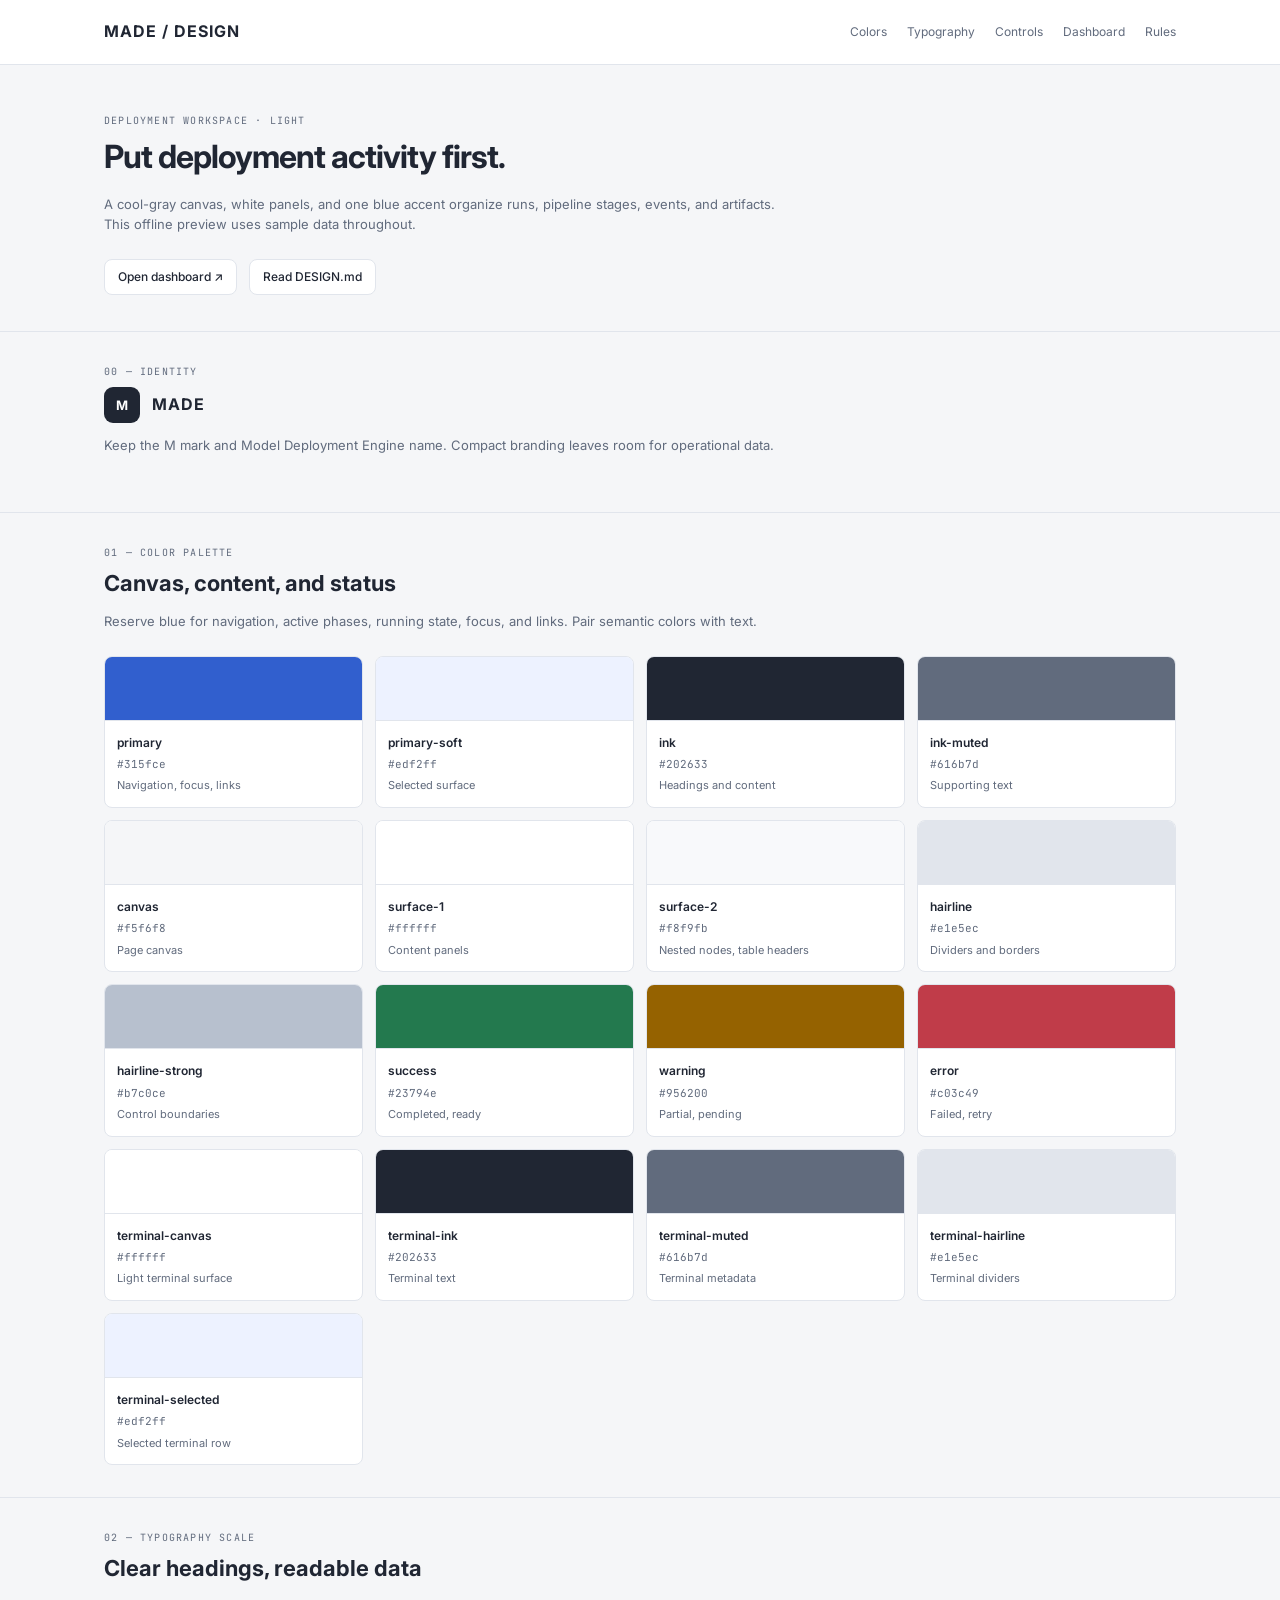
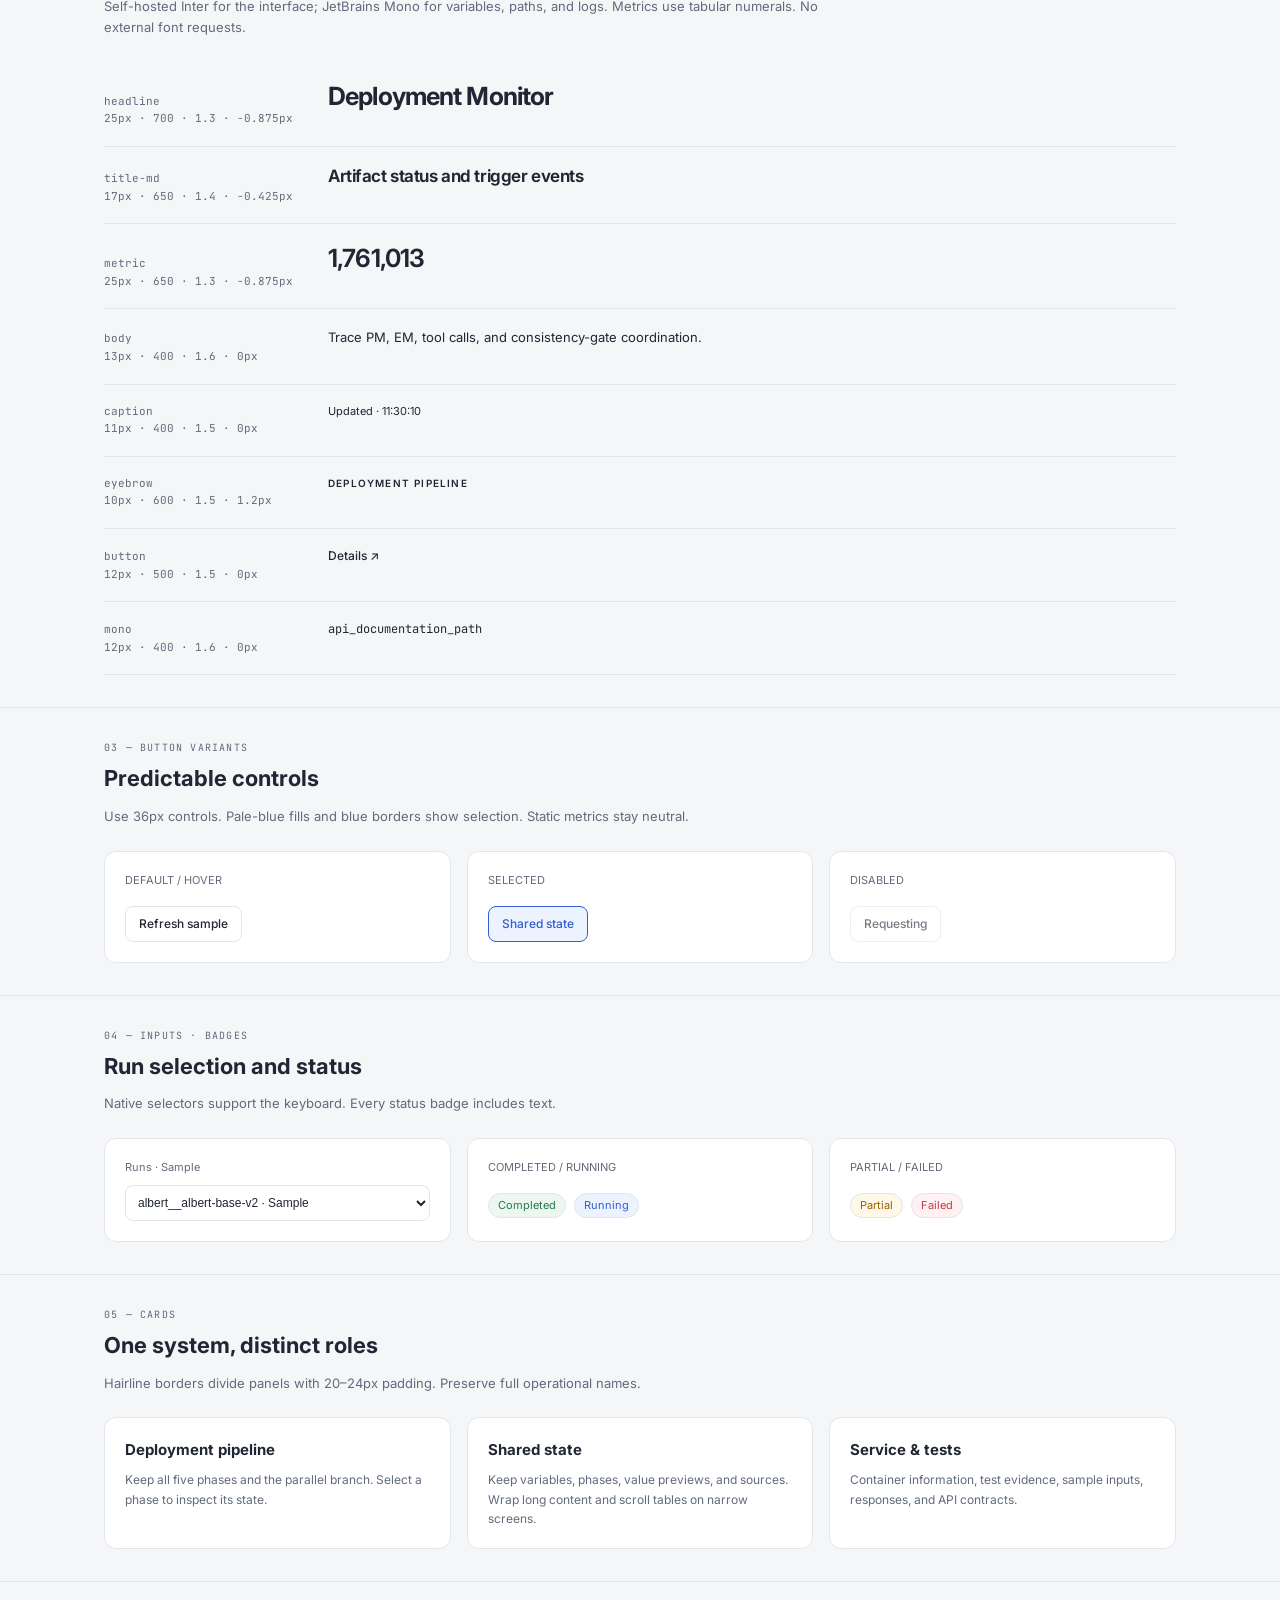
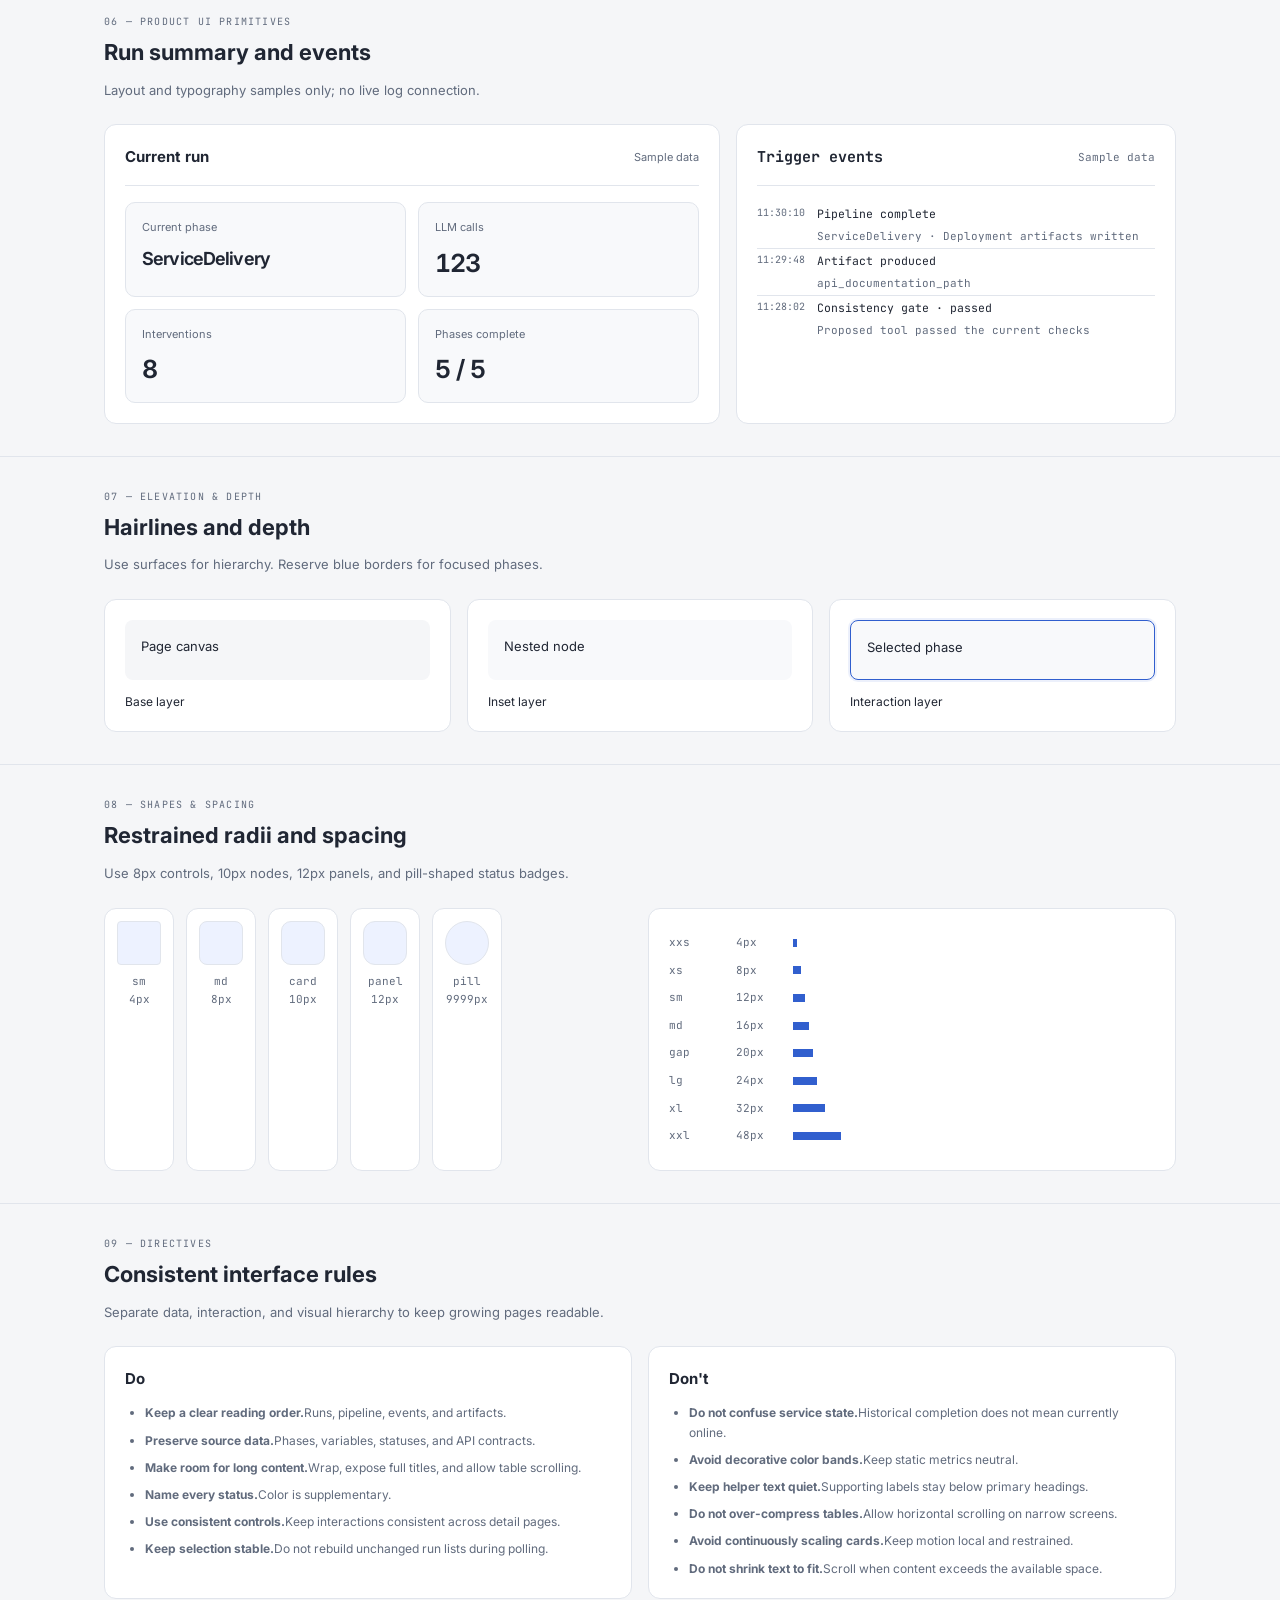
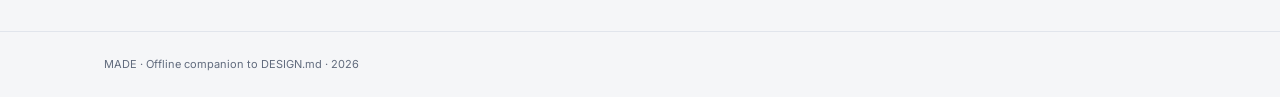
<file: MADE_code/dashboard/design-showcase.html>
<!doctype html>
<html lang="en">
<head>
  <meta charset="utf-8">
  <meta name="viewport" content="width=device-width, initial-scale=1">
  <title>MADE · Dashboard design showcase</title>
  <style>
@font-face{font-family:Inter;src:url("static/fonts/Inter-Variable.ttf") format("truetype");font-weight:100 900;font-display:swap}@font-face{font-family:"JetBrains Mono";src:url("static/fonts/JetBrainsMono-Variable.ttf") format("truetype");font-weight:100 800;font-display:swap}
    :root{--primary:#315fce;--primary-soft:#edf2ff;--ink:#202633;--ink-muted:#616b7d;--canvas:#f5f6f8;--surface-1:#ffffff;--surface-2:#f8f9fb;--hairline:#e1e5ec;--hairline-strong:#b7c0ce;--success:#23794e;--warning:#956200;--error:#c03c49;--r-sm:4px;--r-md:8px;--r-card:10px;--r-panel:12px;--r-pill:9999px;--body:Inter,-apple-system,BlinkMacSystemFont,"Segoe UI","PingFang SC","Microsoft YaHei",sans-serif;--mono:"JetBrains Mono",ui-monospace,SFMono-Regular,Menlo,Consolas,monospace}
    *{box-sizing:border-box}body{margin:0;background:var(--canvas);color:var(--ink);font:13px/1.6 var(--body)}a{color:var(--primary);text-decoration:none}h1,h2,h3,p{margin:0}h1{font-size:32px;letter-spacing:-1px;line-height:1.3}h2{font-size:22px;line-height:1.4}h3{font-size:15px}code{font-family:var(--mono);overflow-wrap:anywhere}.container{width:min(1120px,100%);margin:auto;padding:0 24px}.topnav{border-bottom:1px solid var(--hairline);background:var(--surface-1)}.topnav-inner{min-height:64px;display:flex;align-items:center;justify-content:space-between;gap:20px}.nav-links{display:flex;gap:20px}.nav-links a{color:var(--ink-muted);font-size:12px}.hero{padding:48px 0 36px}.hero p{margin-top:16px;color:var(--ink-muted);max-width:680px}.hero .cta-row{display:flex;gap:12px;margin-top:24px;flex-wrap:wrap}.section{padding:32px 0;border-top:1px solid var(--hairline)}.sec-num{font:10px/1.5 var(--mono);color:var(--ink-muted);letter-spacing:1.2px;margin-bottom:8px}.sec-desc{margin:12px 0 24px;max-width:720px;color:var(--ink-muted)}.brand-name{font-size:16px;letter-spacing:1px;font-weight:700}.brand-mark{display:inline-grid;place-items:center;background:var(--ink);color:#fff;border-radius:9px;width:36px;height:36px;margin-right:12px;font-weight:700}.swatch-grid{display:grid;grid-template-columns:repeat(4,minmax(0,1fr));gap:12px}.swatch{background:var(--surface-1);border:1px solid var(--hairline);border-radius:var(--r-md);overflow:hidden}.swatch-color{height:64px;border-bottom:1px solid var(--hairline)}.swatch-meta{padding:12px}.swatch-meta .name{font-weight:600;font-size:12px}.swatch-meta .hex,.swatch-meta .role{font-size:11px;color:var(--ink-muted);margin-top:4px}.swatch-meta .hex{font-family:var(--mono)}.type-row{display:grid;grid-template-columns:200px 1fr;gap:24px;align-items:baseline;padding:18px 0;border-bottom:1px solid var(--hairline)}.type-meta{color:var(--ink-muted);font:11px/1.6 var(--mono)}.type-sample{overflow-wrap:anywhere}.card-grid{display:grid;grid-template-columns:repeat(3,minmax(0,1fr));gap:16px}.spec-card,.feat-card,.ui-block,.elev,.rad,.spacing-list,.dodont .col{background:var(--surface-1);border:1px solid var(--hairline);border-radius:var(--r-panel);padding:20px}.spec-card .name{font-size:11px;color:var(--ink-muted)}.spec-card .preview{padding-top:16px;display:flex;flex-wrap:wrap;align-items:center;gap:8px}.btn{display:inline-flex;align-items:center;justify-content:center;gap:8px;min-height:36px;padding:7px 13px;border:1px solid var(--hairline);border-radius:var(--r-md);background:var(--surface-1);color:var(--ink);font:500 12px/1.5 var(--body);cursor:pointer}.btn:hover{border-color:var(--hairline-strong);background:var(--surface-2)}.btn.selected{border-color:var(--primary);color:var(--primary);background:var(--primary-soft)}.btn:disabled{opacity:.6;cursor:not-allowed}.btn:focus-visible,select:focus-visible,a:focus-visible{outline:2px solid var(--primary);outline-offset:3px}.badge{display:inline-flex;align-items:center;border-radius:var(--r-pill);padding:3px 9px;font-size:11px;border:1px solid var(--hairline)}.badge.success{color:var(--success);background:#edf7f0}.badge.warning{color:var(--warning);background:#fff8e9}.badge.error{color:var(--error);background:#fff0f1}.badge.active{color:var(--primary);background:var(--primary-soft)}.field label{display:block;font-size:11px;color:var(--ink-muted);margin-bottom:8px}select{min-height:36px;width:100%;background:var(--surface-1);color:var(--ink);border:1px solid var(--hairline);border-radius:var(--r-md);padding:0 8px;font-size:12px}.feat-card p{color:var(--ink-muted);font-size:12px;margin-top:8px}.ui-grid{display:grid;grid-template-columns:1.4fr 1fr;gap:16px}.ph{display:flex;justify-content:space-between;align-items:center;gap:12px;border-bottom:1px solid var(--hairline);padding-bottom:16px;margin-bottom:16px}.ph .meta{font-size:11px;color:var(--ink-muted)}.kpi-row{display:grid;grid-template-columns:repeat(2,1fr);gap:12px}.kpi{border:1px solid var(--hairline);border-radius:var(--r-card);padding:16px;background:var(--surface-2)}.kpi .lbl{font-size:11px;color:var(--ink-muted)}.kpi .val{font-size:25px;line-height:1.3;font-weight:650;font-variant-numeric:tabular-nums;margin-top:10px;letter-spacing:-.875px}.data-row{padding:12px 0;border-bottom:1px solid var(--hairline);display:flex;gap:12px;align-items:flex-start}.data-row:last-child{border:0}.data-row .name{min-width:0;overflow-wrap:anywhere}.data-row .meta{font:10px/1.6 var(--mono);color:var(--ink-muted)}.data-row small{display:block;margin-top:4px;color:var(--ink-muted);font-size:11px}.elev-grid{display:grid;grid-template-columns:repeat(3,1fr);gap:16px}.elev .demo{min-height:60px;border-radius:var(--r-md);padding:16px;background:var(--surface-2)}.elev .nm{margin-top:12px;font-size:12px}.layout-grid{display:grid;grid-template-columns:1fr 1fr;gap:16px}.radius-grid{display:flex;gap:12px;flex-wrap:wrap}.rad{padding:12px;text-align:center}.rad .d{width:44px;height:44px;background:var(--primary-soft);border:1px solid var(--hairline);margin-bottom:8px}.rad .nm,.sp{font:11px/1.6 var(--mono);color:var(--ink-muted)}.sp{display:grid;grid-template-columns:55px 45px 1fr;gap:12px;align-items:center;padding:5px 0}.sp .bar{height:8px;background:var(--primary)}.dodont{display:grid;grid-template-columns:1fr 1fr;gap:16px}.dodont ul{margin:12px 0 0;padding-left:20px}.dodont li{margin-top:8px;font-size:12px;color:var(--ink-muted)}.site-footer{padding:24px 0;color:var(--ink-muted);font-size:11px;border-top:1px solid var(--hairline)}
    .ui-grid .ui-block:last-child{background:var(--surface-1);border-color:var(--hairline);color:var(--ink);font-family:var(--mono)}.ui-grid .ui-block:last-child .ph,.ui-grid .ui-block:last-child .data-row{border-color:var(--hairline)}.ui-grid .ui-block:last-child small,.ui-grid .ui-block:last-child .meta{color:var(--ink-muted)}.ui-grid .ui-block:last-child .data-row{padding:3px 0;font-size:11.5px;line-height:18px}
    @media(max-width:800px){.swatch-grid,.card-grid{grid-template-columns:repeat(2,minmax(0,1fr))}.ui-grid,.layout-grid{grid-template-columns:1fr}.nav-links{display:none}.type-row{grid-template-columns:1fr;gap:8px}}
    @media(max-width:520px){.container{padding:0 16px}.card-grid,.dodont,.elev-grid{grid-template-columns:1fr}.hero{padding-top:32px}h1{font-size:27px}.section{padding:28px 0}}
  </style>
</head>
<body>
  <nav class="topnav"><div class="container topnav-inner"><span class="brand-name">MADE / DESIGN</span><div class="nav-links"><a href="#colors">Colors</a><a href="#typography">Typography</a><a href="#components">Controls</a><a href="#product-ui">Dashboard</a><a href="#dodont">Rules</a></div></div></nav>
  <header class="hero"><div class="container"><div class="sec-num">DEPLOYMENT WORKSPACE · LIGHT</div><h1>Put deployment activity first.</h1><p>A cool-gray canvas, white panels, and one blue accent organize runs, pipeline stages, events, and artifacts. This offline preview uses sample data throughout.</p><div class="cta-row"><a class="btn" href="http://127.0.0.1:8787/">Open dashboard ↗</a><a class="btn" href="DESIGN.md">Read DESIGN.md</a></div></div></header>
  <section class="section" id="logo"><div class="container"><div class="sec-num">00 — IDENTITY</div><span class="brand-mark">M</span><span class="brand-name">MADE</span><p class="sec-desc">Keep the M mark and Model Deployment Engine name. Compact branding leaves room for operational data.</p></div></section>
  <section class="section" id="colors"><div class="container"><div class="sec-num">01 — COLOR PALETTE</div><h2>Canvas, content, and status</h2><p class="sec-desc">Reserve blue for navigation, active phases, running state, focus, and links. Pair semantic colors with text.</p><div class="swatch-grid" id="swatches"></div></div></section>
  <section class="section" id="typography"><div class="container"><div class="sec-num">02 — TYPOGRAPHY SCALE</div><h2>Clear headings, readable data</h2><p class="sec-desc">Self-hosted Inter for the interface; JetBrains Mono for variables, paths, and logs. Metrics use tabular numerals. No external font requests.</p><div id="type-rows"></div></div></section>
  <section class="section" id="components"><div class="container"><div class="sec-num">03 — BUTTON VARIANTS</div><h2>Predictable controls</h2><p class="sec-desc">Use 36px controls. Pale-blue fills and blue borders show selection. Static metrics stay neutral.</p><div class="card-grid"><div class="spec-card"><div class="name">DEFAULT / HOVER</div><div class="preview"><button class="btn" type="button" id="preview-refresh">Refresh sample</button><span id="preview-status" aria-live="polite"></span></div></div><div class="spec-card"><div class="name">SELECTED</div><div class="preview"><button class="btn selected" type="button" aria-pressed="true">Shared state</button></div></div><div class="spec-card"><div class="name">DISABLED</div><div class="preview"><button class="btn" type="button" disabled>Requesting</button></div></div></div></div></section>
  <section class="section"><div class="container"><div class="sec-num">04 — INPUTS · BADGES</div><h2>Run selection and status</h2><p class="sec-desc">Native selectors support the keyboard. Every status badge includes text.</p><div class="card-grid"><div class="spec-card field"><label for="sample-run">Runs · Sample</label><select id="sample-run"><option>albert__albert-base-v2 · Sample</option><option>testfiles · Sample</option></select></div><div class="spec-card"><div class="name">COMPLETED / RUNNING</div><div class="preview"><span class="badge success">Completed</span><span class="badge active">Running</span></div></div><div class="spec-card"><div class="name">PARTIAL / FAILED</div><div class="preview"><span class="badge warning">Partial</span><span class="badge error">Failed</span></div></div></div></div></section>
  <section class="section"><div class="container"><div class="sec-num">05 — CARDS</div><h2>One system, distinct roles</h2><p class="sec-desc">Hairline borders divide panels with 20–24px padding. Preserve full operational names.</p><div class="card-grid"><article class="feat-card"><h3>Deployment pipeline</h3><p>Keep all five phases and the parallel branch. Select a phase to inspect its state.</p></article><article class="feat-card"><h3>Shared state</h3><p>Keep variables, phases, value previews, and sources. Wrap long content and scroll tables on narrow screens.</p></article><article class="feat-card"><h3>Service & tests</h3><p>Container information, test evidence, sample inputs, responses, and API contracts.</p></article></div></div></section>
  <section class="section" id="product-ui"><div class="container"><div class="sec-num">06 — PRODUCT UI PRIMITIVES</div><h2>Run summary and events</h2><p class="sec-desc">Layout and typography samples only; no live log connection.</p><div class="ui-grid"><article class="ui-block"><div class="ph"><h3>Current run</h3><span class="meta">Sample data</span></div><div class="kpi-row"><div class="kpi"><div class="lbl">Current phase</div><div class="val" style="font-size:18px">ServiceDelivery</div></div><div class="kpi"><div class="lbl">LLM calls</div><div class="val">123</div></div><div class="kpi"><div class="lbl">Interventions</div><div class="val">8</div></div><div class="kpi"><div class="lbl">Phases complete</div><div class="val">5 / 5</div></div></div></article><article class="ui-block"><div class="ph"><h3>Trigger events</h3><span class="meta">Sample data</span></div><div class="data-row"><time class="meta">11:30:10</time><div class="name">Pipeline complete<small>ServiceDelivery · Deployment artifacts written</small></div></div><div class="data-row"><time class="meta">11:29:48</time><div class="name">Artifact produced<small><code>api_documentation_path</code></small></div></div><div class="data-row"><time class="meta">11:28:02</time><div class="name">Consistency gate · passed<small>Proposed tool passed the current checks</small></div></div></article></div></div></section>
  <section class="section"><div class="container"><div class="sec-num">07 — ELEVATION & DEPTH</div><h2>Hairlines and depth</h2><p class="sec-desc">Use surfaces for hierarchy. Reserve blue borders for focused phases.</p><div class="elev-grid"><div class="elev"><div class="demo" style="background:var(--canvas)">Page canvas</div><div class="nm">Base layer</div></div><div class="elev"><div class="demo">Nested node</div><div class="nm">Inset layer</div></div><div class="elev"><div class="demo" style="border:1px solid var(--primary);box-shadow:0 0 0 2px #315fce17">Selected phase</div><div class="nm">Interaction layer</div></div></div></div></section>
  <section class="section" id="layout"><div class="container"><div class="sec-num">08 — SHAPES & SPACING</div><h2>Restrained radii and spacing</h2><p class="sec-desc">Use 8px controls, 10px nodes, 12px panels, and pill-shaped status badges.</p><div class="layout-grid"><div class="radius-grid" id="radii"></div><div class="spacing-list" id="spacing"></div></div></div></section>
  <section class="section" id="dodont"><div class="container"><div class="sec-num">09 — DIRECTIVES</div><h2>Consistent interface rules</h2><p class="sec-desc">Separate data, interaction, and visual hierarchy to keep growing pages readable.</p><div class="dodont"><div class="col"><h3>Do</h3><ul><li><b>Keep a clear reading order.</b>Runs, pipeline, events, and artifacts.</li><li><b>Preserve source data.</b>Phases, variables, statuses, and API contracts.</li><li><b>Make room for long content.</b>Wrap, expose full titles, and allow table scrolling.</li><li><b>Name every status.</b>Color is supplementary.</li><li><b>Use consistent controls.</b>Keep interactions consistent across detail pages.</li><li><b>Keep selection stable.</b>Do not rebuild unchanged run lists during polling.</li></ul></div><div class="col"><h3>Don't</h3><ul><li><b>Do not confuse service state.</b>Historical completion does not mean currently online.</li><li><b>Avoid decorative color bands.</b>Keep static metrics neutral.</li><li><b>Keep helper text quiet.</b>Supporting labels stay below primary headings.</li><li><b>Do not over-compress tables.</b>Allow horizontal scrolling on narrow screens.</li><li><b>Avoid continuously scaling cards.</b>Keep motion local and restrained.</li><li><b>Do not shrink text to fit.</b>Scroll when content exceeds the available space.</li></ul></div></div></div></section>
  <footer class="site-footer"><div class="container">MADE · Offline companion to DESIGN.md · 2026</div></footer>
  <script>
    const colors = [
      ['primary','#315fce','Navigation, focus, links'],['primary-soft','#edf2ff','Selected surface'],['ink','#202633','Headings and content'],['ink-muted','#616b7d','Supporting text'],
      ['canvas','#f5f6f8','Page canvas'],['surface-1','#ffffff','Content panels'],['surface-2','#f8f9fb','Nested nodes, table headers'],['hairline','#e1e5ec','Dividers and borders'],
      ['hairline-strong','#b7c0ce','Control boundaries'],['success','#23794e','Completed, ready'],['warning','#956200','Partial, pending'],['error','#c03c49','Failed, retry'],
      ['terminal-canvas','#ffffff','Light terminal surface'],['terminal-ink','#202633','Terminal text'],['terminal-muted','#616b7d','Terminal metadata'],['terminal-hairline','#e1e5ec','Terminal dividers'],['terminal-selected','#edf2ff','Selected terminal row']
    ];
    document.getElementById('swatches').innerHTML = colors.map(([name,hex,role]) => `<div class="swatch"><div class="swatch-color" style="background:${hex}"></div><div class="swatch-meta"><div class="name">${name}</div><div class="hex">${hex}</div><div class="role">${role}</div></div></div>`).join('');
    const roles = [['headline',25,700,1.3,-.875,'Deployment Monitor'],['title-md',17,650,1.4,-.425,'Artifact status and trigger events'],['metric',25,650,1.3,-.875,'1,761,013'],['body',13,400,1.6,0,'Trace PM, EM, tool calls, and consistency-gate coordination.'],['caption',11,400,1.5,0,'Updated · 11:30:10'],['eyebrow',10,600,1.5,1.2,'DEPLOYMENT PIPELINE'],['button',12,500,1.5,0,'Details ↗'],['mono',12,400,1.6,0,'api_documentation_path']];
    document.getElementById('type-rows').innerHTML = roles.map(([role,size,weight,line,tracking,sample]) => `<div class="type-row"><div class="type-meta">${role}<br>${size}px · ${weight} · ${line} · ${tracking}px</div><div class="type-sample" style="font-size:${size}px;font-weight:${weight};line-height:${line};letter-spacing:${tracking}px;${role==='mono'?'font-family:var(--mono)':''}">${sample}</div></div>`).join('');
    document.getElementById('radii').innerHTML = [['sm',4],['md',8],['card',10],['panel',12],['pill',9999]].map(([name,value]) => `<div class="rad"><div class="d" style="border-radius:${value}px"></div><div class="nm">${name}<br>${value}px</div></div>`).join('');
    document.getElementById('spacing').innerHTML = [['xxs',4],['xs',8],['sm',12],['md',16],['gap',20],['lg',24],['xl',32],['xxl',48]].map(([name,value]) => `<div class="sp"><span>${name}</span><span>${value}px</span><div class="bar" style="width:${value}px"></div></div>`).join('');
    document.getElementById('preview-refresh').addEventListener('click', () => { document.getElementById('preview-status').textContent = 'Sample refreshed'; });
  </script>
</body>
</html>
</file>
